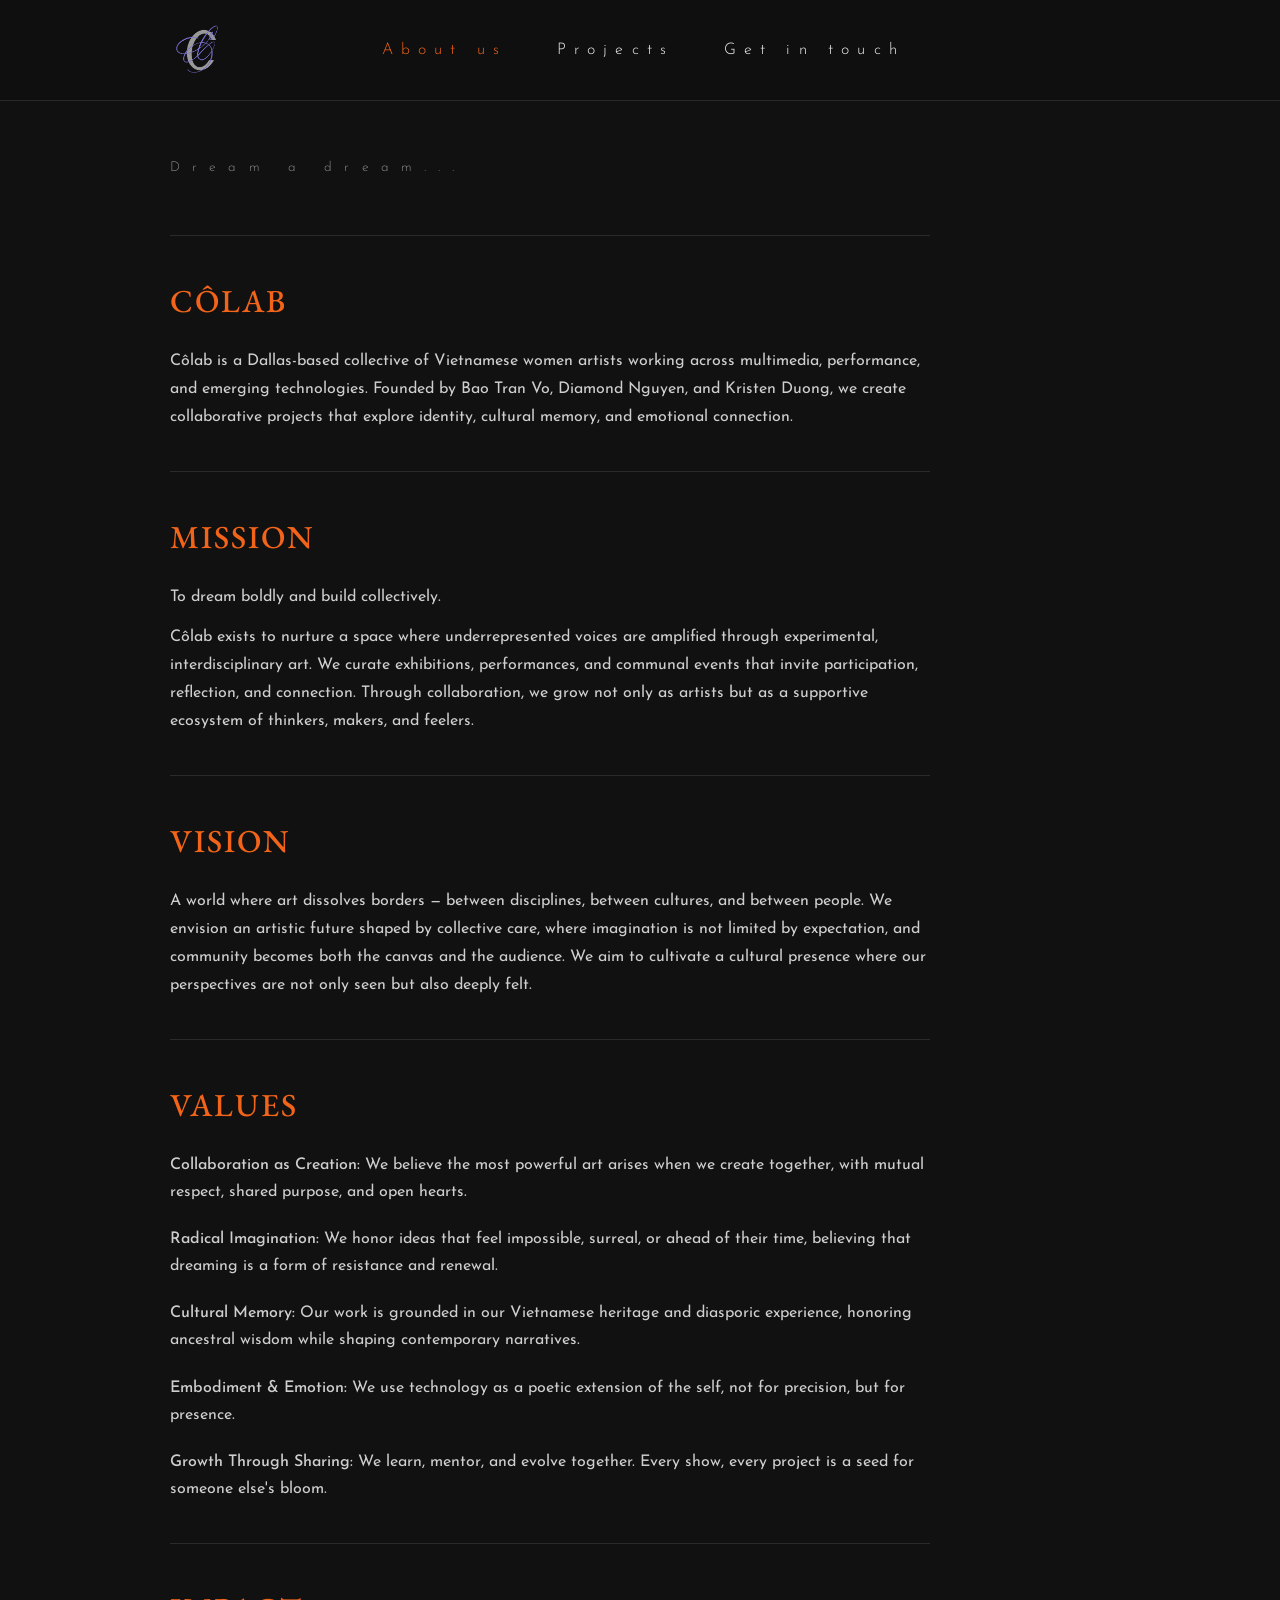
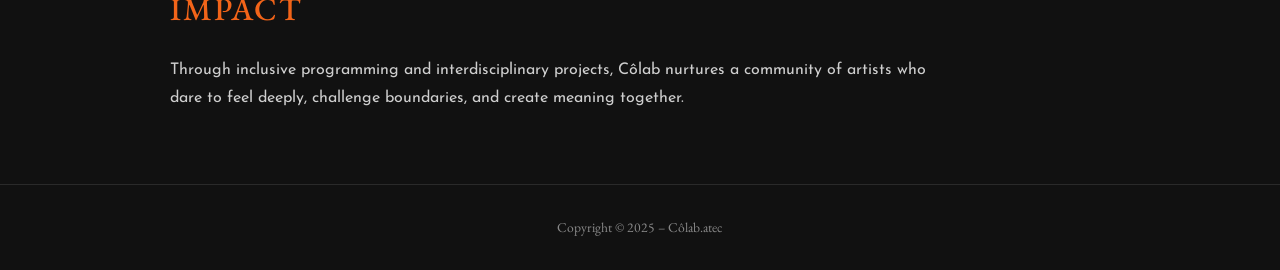
<file: about.html>
<!DOCTYPE html>
<html lang="en">
<head>
  <meta charset="UTF-8" />
  <meta name="viewport" content="width=device-width, initial-scale=1.0" />
  <title>About Us — Côlab.atec</title>
  <link rel="stylesheet" href="style.css" />
  <link href="https://fonts.googleapis.com/css2?family=EB+Garamond:ital,wght@0,400;0,500;1,400&family=Josefin+Sans:wght@300;400&family=Playfair+Display:wght@600;700&display=swap" rel="stylesheet" />
</head>
<body>

  <!-- NAV -->
  <nav class="nav">
    <div class="nav__inner">
      <div class="nav__logo">
        <a href="index.html">
          <img src="assets/logo.png" alt="Côlab.atec logo" class="nav__logo-img" />
        </a>
      </div>
      <ul class="nav__links">
        <li><a href="index.html" class="active">A b o u t &nbsp; u s</a></li>
        <li><a href="projects.html">P r o j e c t s</a></li>
        <li><a href="contact.html">G e t &nbsp; i n &nbsp; t o u c h</a></li>
      </ul>
    </div>
  </nav>

  <!-- MAIN -->
  <main>

    <div class="about-hero">
      <p class="about-hero__tagline">D r e a m &nbsp; a &nbsp; d r e a m . . .</p>
    </div>

    <!-- CÔLAB -->
    <div class="about-section">
      <h2 class="about-section__heading">Côlab</h2>
      <div class="about-section__body">
        <p>Côlab is a Dallas-based collective of Vietnamese women artists working across multimedia, performance, and emerging technologies. Founded by Bao Tran Vo, Diamond Nguyen, and Kristen Duong, we create collaborative projects that explore identity, cultural memory, and emotional connection.</p>
      </div>
    </div>

    <!-- MISSION -->
    <div class="about-section">
      <h2 class="about-section__heading">Mission</h2>
      <div class="about-section__body">
        <p>To dream boldly and build collectively.</p>
        <p>Côlab exists to nurture a space where underrepresented voices are amplified through experimental, interdisciplinary art. We curate exhibitions, performances, and communal events that invite participation, reflection, and connection. Through collaboration, we grow not only as artists but as a supportive ecosystem of thinkers, makers, and feelers.</p>
      </div>
    </div>

    <!-- VISION -->
    <div class="about-section">
      <h2 class="about-section__heading">Vision</h2>
      <div class="about-section__body">
        <p>A world where art dissolves borders — between disciplines, between cultures, and between people. We envision an artistic future shaped by collective care, where imagination is not limited by expectation, and community becomes both the canvas and the audience. We aim to cultivate a cultural presence where our perspectives are not only seen but also deeply felt.</p>
      </div>
    </div>

    <!-- VALUES -->
    <div class="about-section">
      <h2 class="about-section__heading">Values</h2>
      <ul class="values-list">
        <li><strong>Collaboration as Creation:</strong> We believe the most powerful art arises when we create together, with mutual respect, shared purpose, and open hearts.</li>
        <li><strong>Radical Imagination:</strong> We honor ideas that feel impossible, surreal, or ahead of their time, believing that dreaming is a form of resistance and renewal.</li>
        <li><strong>Cultural Memory:</strong> Our work is grounded in our Vietnamese heritage and diasporic experience, honoring ancestral wisdom while shaping contemporary narratives.</li>
        <li><strong>Embodiment &amp; Emotion:</strong> We use technology as a poetic extension of the self, not for precision, but for presence.</li>
        <li><strong>Growth Through Sharing:</strong> We learn, mentor, and evolve together. Every show, every project is a seed for someone else's bloom.</li>
      </ul>
    </div>

    <!-- IMPACT -->
    <div class="about-section">
      <h2 class="about-section__heading">Impact</h2>
      <div class="about-section__body">
        <p>Through inclusive programming and interdisciplinary projects, Côlab nurtures a community of artists who dare to feel deeply, challenge boundaries, and create meaning together.</p>
      </div>
    </div>

  </main>

  <!-- FOOTER -->
  <footer class="footer">
    <p>Copyright &copy; 2025 – Côlab.atec</p>
  </footer>

</body>
</html>
</file>
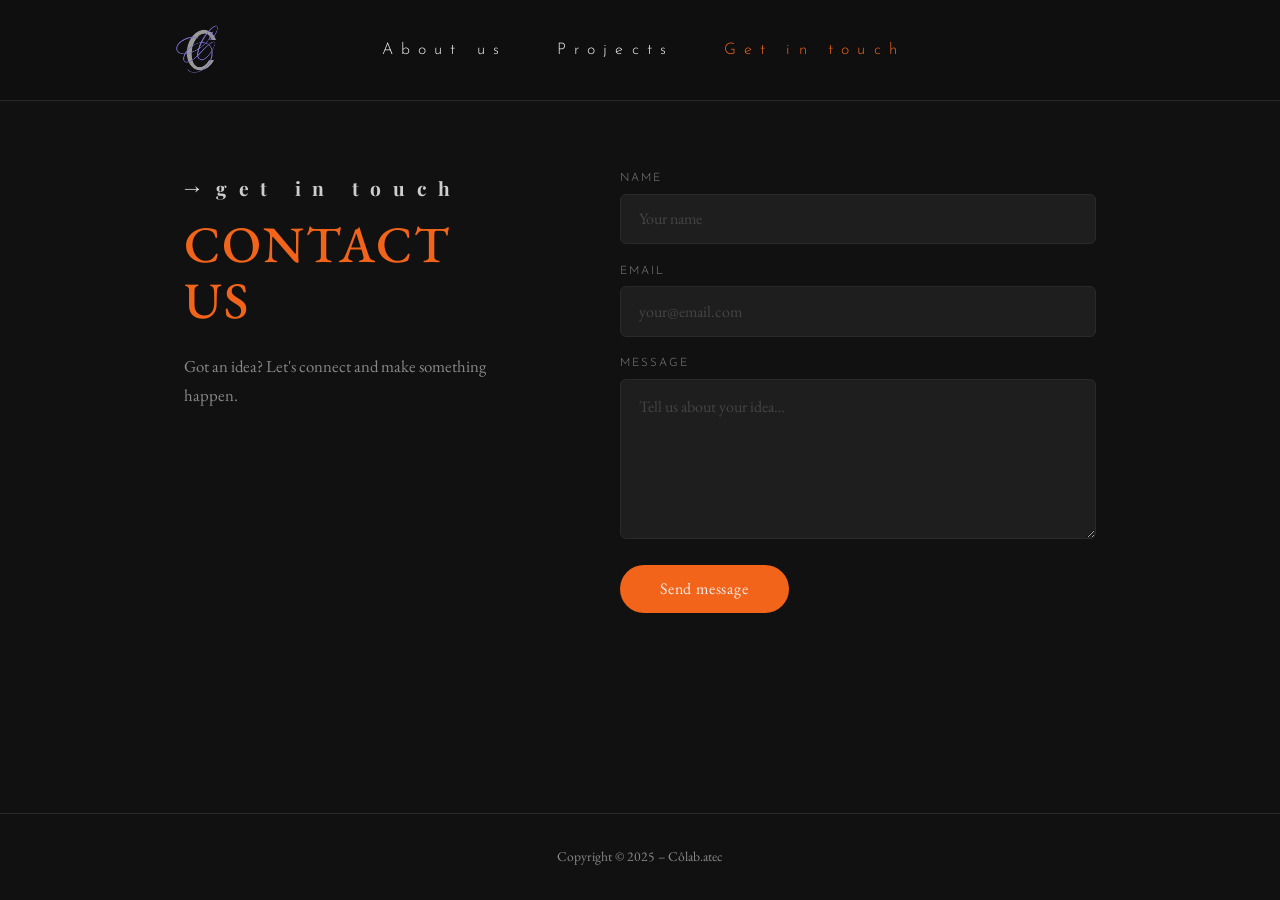
<file: contact.html>
<!DOCTYPE html>
<html lang="en">
<head>
  <meta charset="UTF-8" />
  <meta name="viewport" content="width=device-width, initial-scale=1.0" />
  <title>Côlab.atec — Get in touch</title>
  <link rel="stylesheet" href="style.css" />
  <link href="https://fonts.googleapis.com/css2?family=EB+Garamond:ital,wght@0,400;0,500;1,400&family=Josefin+Sans:wght@300;400&family=Playfair+Display:wght@600;700&display=swap" rel="stylesheet" />
  <style>
    /* ── BODY EXTENSION (contact page needs flex column for sticky footer) */
    body {
      min-height: 100vh;
      display: flex;
      flex-direction: column;
    }

    /* ── MAIN (contact needs flex:1 to push footer down) */
    main {
      flex: 1;
    }

    /* ── ACTIVE NAV LINK */
    .nav__links a.active {
      color: var(--orange);
    }

    /* ── CONTACT SECTION */
    .section--contact {
      padding: 4rem 0 6rem;
      display: grid;
      grid-template-columns: 1fr 1.4fr;
      gap: 6rem;
      align-items: start;
    }

    .contact__left {
      padding-top: 0.5rem;
    }

    .contact__heading {
      font-family: var(--font-body);
      font-size: 3.2rem;
      font-weight: 500;
      color: var(--orange);
      text-transform: uppercase;
      letter-spacing: 0.04em;
      line-height: 1.1;
      margin-bottom: 1.5rem;
    }

    .contact__desc {
      font-family: var(--font-body);
      font-size: 1.05rem;
      color: var(--muted);
      line-height: 1.7;
      max-width: 340px;
    }

    /* ── FORM */
    .contact__form {
      display: flex;
      flex-direction: column;
      gap: 1.1rem;
      padding-top: 0.25rem;
    }

    .form-field {
      display: flex;
      flex-direction: column;
      gap: 0.4rem;
    }

    .form-field label {
      font-family: var(--font-display);
      font-size: 0.72rem;
      font-weight: 300;
      letter-spacing: 0.18em;
      color: var(--muted);
      text-transform: uppercase;
    }

    .form-field input,
    .form-field textarea {
      background-color: #1e1e1e;
      border: 1px solid var(--border);
      border-radius: 6px;
      padding: 0.85rem 1.1rem;
      font-family: var(--font-body);
      font-size: 1rem;
      color: var(--white);
      outline: none;
      width: 100%;
      transition: border-color 0.2s, background-color 0.2s;
      -webkit-appearance: none;
    }

    .form-field input::placeholder,
    .form-field textarea::placeholder {
      color: #444;
    }

    .form-field input:focus,
    .form-field textarea:focus {
      border-color: var(--orange);
      background-color: #1a1a1a;
    }

    .form-field textarea {
      resize: vertical;
      min-height: 160px;
      line-height: 1.6;
    }

    .btn-send {
      display: inline-block;
      background-color: var(--orange);
      color: var(--white);
      font-family: var(--font-body);
      font-size: 1rem;
      letter-spacing: 0.05em;
      padding: 0.85rem 2.5rem;
      border-radius: 999px;
      border: none;
      cursor: pointer;
      transition: background-color 0.2s, transform 0.15s;
      align-self: flex-start;
      margin-top: 0.5rem;
    }

    .btn-send:hover {
      background-color: #d4541a;
      transform: translateY(-1px);
    }

    /* ── SUCCESS MESSAGE */
    .form-success {
      display: none;
      font-family: var(--font-body);
      font-style: italic;
      font-size: 1.1rem;
      color: var(--muted);
      padding: 1rem 0;
    }

    /* ── RESPONSIVE */
    @media (max-width: 768px) {
      .section--contact {
        grid-template-columns: 1fr;
        gap: 2.5rem;
        padding: 3rem 0 4rem;
      }
      .contact__heading { font-size: 2.2rem; }
      .contact__desc { max-width: 100%; }
      .btn-send { align-self: stretch; text-align: center; }
    }
  </style>
</head>
<body>

  <!-- NAV -->
  <nav class="nav">
    <div class="nav__inner">
      <div class="nav__logo">
        <a href="index.html">
          <img src="assets/logo.png" alt="Côlab.atec logo" class="nav__logo-img" />
        </a>
      </div>
      <ul class="nav__links">
        <li><a href="about.html">A b o u t &nbsp; u s</a></li>
        <li><a href="projects.html">P r o j e c t s</a></li>
        <li><a href="contact.html" class="active">G e t &nbsp; i n &nbsp; t o u c h</a></li>
      </ul>
    </div>
  </nav>

  <!-- MAIN -->
  <main>
    <section class="section--contact">

      <!-- LEFT -->
      <div class="contact__left">
        <div class="section__label">
          <span class="arrow">→</span>
          <span class="label-text">g e t &nbsp; i n &nbsp; t o u c h</span>
        </div>
        <h1 class="contact__heading">Contact<br>Us</h1>
        <p class="contact__desc">Got an idea? Let's connect and make something happen.</p>
      </div>

      <!-- RIGHT -->
      <div class="contact__right">
        <form class="contact__form" id="contactForm">
          <div class="form-field">
            <label for="name">Name</label>
            <input type="text" id="name" name="name" placeholder="Your name" required />
          </div>
          <div class="form-field">
            <label for="email">Email</label>
            <input type="email" id="email" name="email" placeholder="your@email.com" required />
          </div>
          <div class="form-field">
            <label for="message">Message</label>
            <textarea id="message" name="message" placeholder="Tell us about your idea…" required></textarea>
          </div>
          <button type="submit" class="btn-send">Send message</button>
        </form>
        <p class="form-success" id="formSuccess">Thank you — we'll be in touch soon.</p>
      </div>

    </section>
  </main>

  <footer class="footer">
    <p>Copyright &copy; 2025 – Côlab.atec</p>
  </footer>

  <script>
    document.getElementById('contactForm').addEventListener('submit', async function(e) {
      e.preventDefault();
      const form = this;
      const data = new FormData(form);

      try {
        const response = await fetch('https://formspree.io/f/mnjbokna', {
          method: 'POST',
          body: data,
          headers: { 'Accept': 'application/json' }
        });

        if (response.ok) {
          form.style.display = 'none';
          document.getElementById('formSuccess').style.display = 'block';
        } else {
          alert('Something went wrong. Please try again.');
        }
      } catch (error) {
        alert('Something went wrong. Please try again.');
      }
    });
  </script>

</body>
</html>
</file>
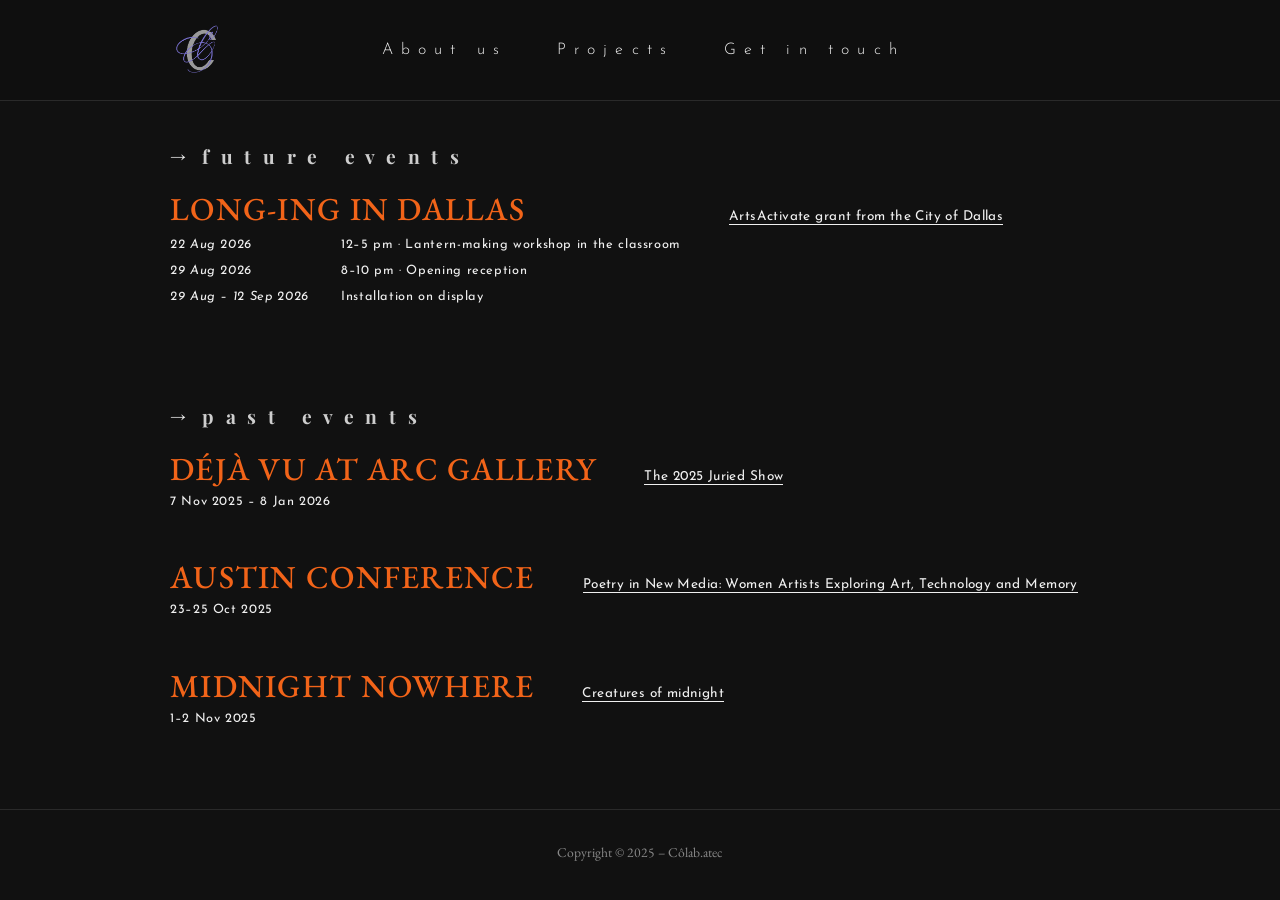
<file: index_1.html>
<!DOCTYPE html>
<html lang="en">
<head>
  <meta charset="UTF-8" />
  <meta name="viewport" content="width=device-width, initial-scale=1.0" />
  <title>Côlab.atec</title>
  <link rel="stylesheet" href="style.css" />
  <link href="https://fonts.googleapis.com/css2?family=EB+Garamond:ital,wght@0,400;0,500;1,400&family=Josefin+Sans:wght@300;400&family=Playfair+Display:wght@600;700&display=swap" rel="stylesheet" />
</head>
<body>

  <!-- NAV -->
  <nav class="nav">
    <div class="nav__inner">
      <div class="nav__logo">
        <a href="index.html">
          <img src="assets/logo.png" alt="Côlab.atec logo" class="nav__logo-img" />
        </a>
      </div>
      <ul class="nav__links">
        <li><a href="about.html">A b o u t &nbsp; u s</a></li>
        <li><a href="projects.html">P r o j e c t s</a></li>
        <li><a href="contact.html">G e t &nbsp; i n &nbsp; t o u c h</a></li>
      </ul>
    </div>
  </nav>

  <!-- MAIN -->
  <main>

    <!-- FUTURE EVENTS -->
    <section class="section section--future">
      <div class="section__label">
        <span class="arrow">→</span>
        <span class="label-text">f u t u r e &nbsp; e v e n t s</span>
      </div>
      <div class="event-row">
        <div class="event-row__left">
          <h3 class="event-title">Long-ing in Dallas</h3>
          <ul class="event-schedule">
            <li><span class="event-schedule__date">22 Aug 2026</span> <span class="event-schedule__desc">12–5 pm · Lantern-making workshop in the classroom</span></li>
            <li><span class="event-schedule__date">29 Aug 2026</span> <span class="event-schedule__desc">8–10 pm · Opening reception</span></li>
            <li><span class="event-schedule__date">29 Aug – 12 Sep 2026</span> <span class="event-schedule__desc">Installation on display</span></li>
          </ul>
        </div>
        <div class="event-row__right">
          <a href="https://dallasculture.org/cultural-funding-programs/artsactivate/" class="event-link">ArtsActivate grant from the City of Dallas</a>
        </div>
      </div>
    </section>

    <hr class="divider" />

    <!-- PAST EVENTS -->
    <section class="section section--past">
      <div class="section__label">
        <span class="arrow">→</span>
        <span class="label-text">p a s t &nbsp; e v e n t s</span>
      </div>

      <div class="event-row">
        <div class="event-row__left">
          <h3 class="event-title">Déjà Vu at Arc Gallery</h3>
          <p class="event-date">7 Nov 2025 – 8 Jan 2026</p>
        </div>
        <div class="event-row__right">
          <a href="projects.html" class="event-link">The 2025 Juried Show</a>
        </div>
      </div>

      <div class="event-row event-row--spaced">
        <div class="event-row__left">
          <h3 class="event-title">Austin Conference</h3>
          <p class="event-date">23–25 Oct 2025</p>
        </div>
        <div class="event-row__right">
          <a href="https://www.tasart.org/upcoming-conference" class="event-link">Poetry in New Media: Women Artists Exploring Art, Technology and Memory</a>
        </div>
      </div>

      <div class="event-row event-row--spaced">
        <div class="event-row__left">
          <h3 class="event-title">Midnight Nowhere</h3>
          <p class="event-date">1–2 Nov 2025</p>
        </div>
        <div class="event-row__right">
          <a href="https://ra.co/events/2238678" class="event-link">Creatures of midnight</a>
        </div>
      </div>
    </section>

  </main>

  <!-- FOOTER -->
  <footer class="footer">
    <p>Copyright &copy; 2025 – Côlab.atec</p>
  </footer>

</body>
</html>
</file>
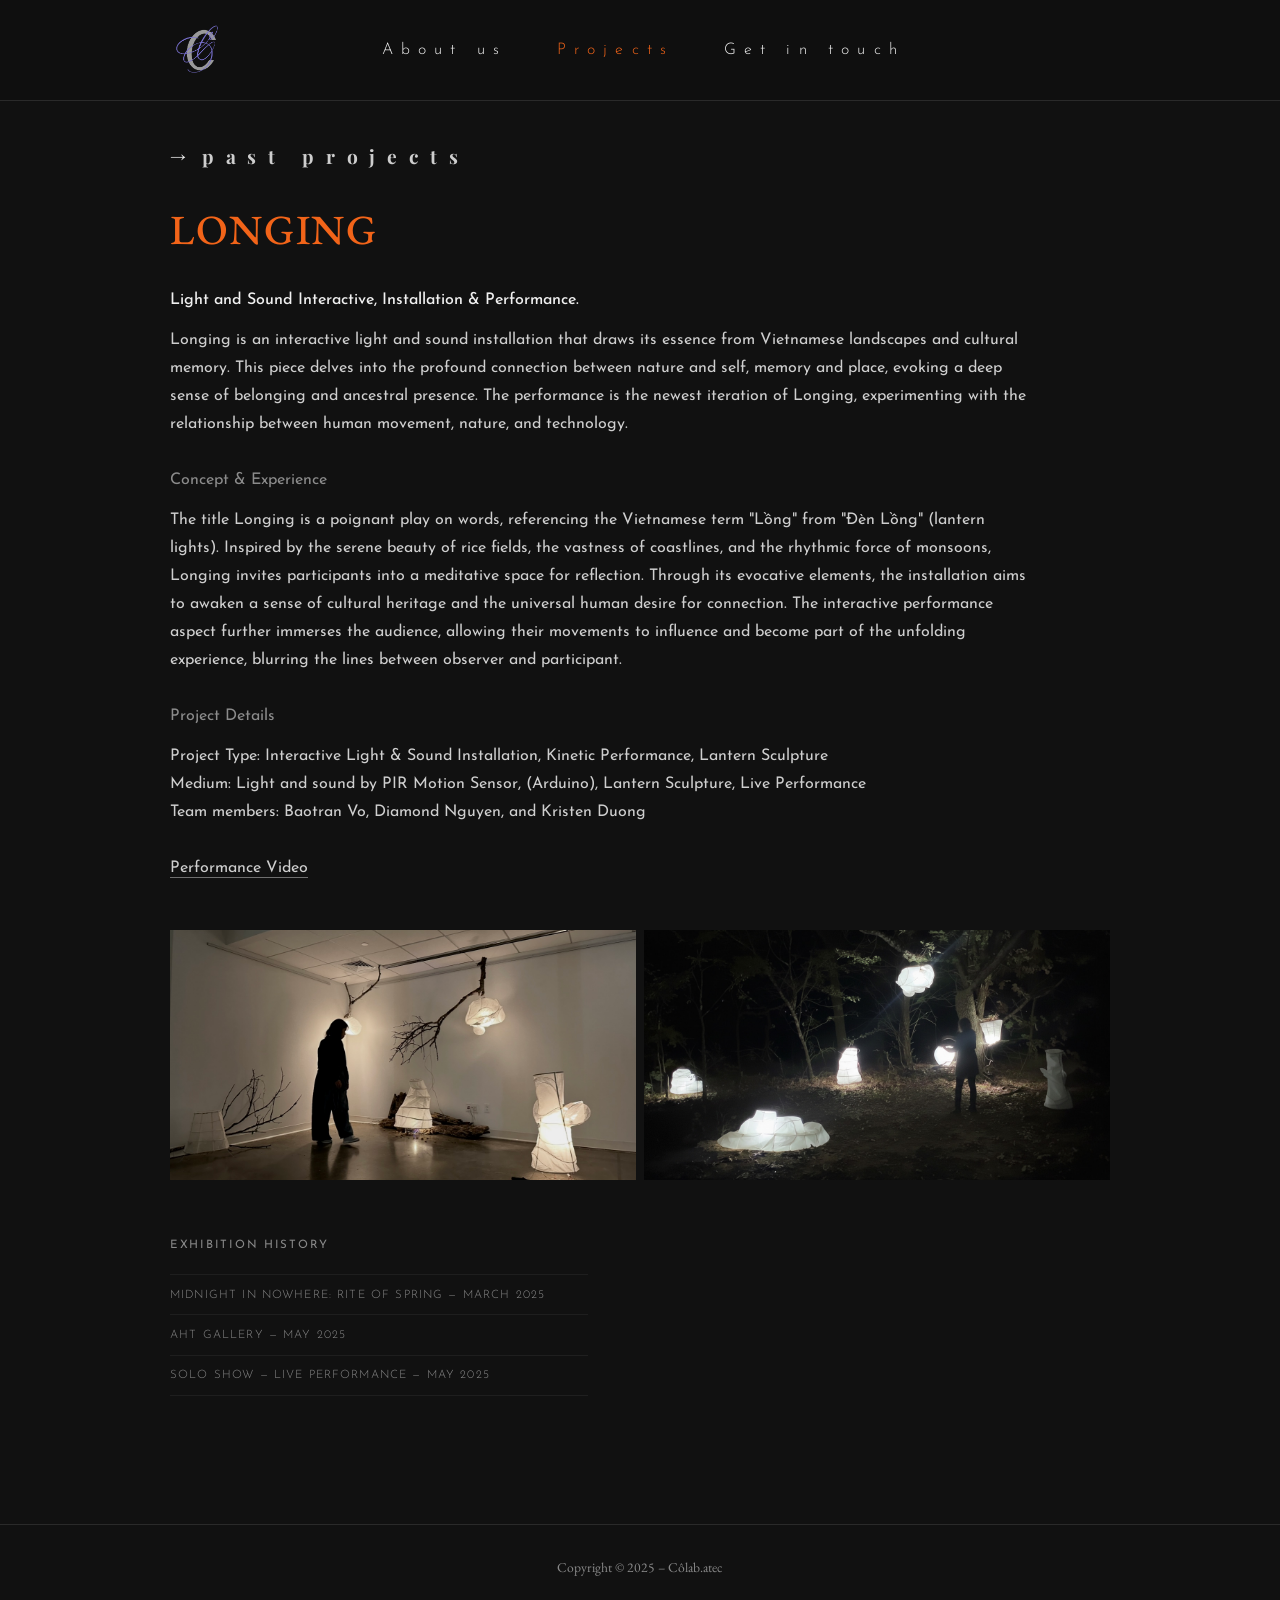
<file: projects.html>
<!DOCTYPE html>
<html lang="en">
<head>
  <meta charset="UTF-8" />
  <meta name="viewport" content="width=device-width, initial-scale=1.0" />
  <title>Longing — Côlab.atec</title>
  <link rel="stylesheet" href="style.css" />
  <link href="https://fonts.googleapis.com/css2?family=EB+Garamond:ital,wght@0,400;0,500;1,400&family=Josefin+Sans:wght@300;400&family=Playfair+Display:wght@600;700&display=swap" rel="stylesheet" />
</head>
<body class="page--project">

  <!-- NAV -->
  <nav class="nav">
    <div class="nav__inner">
      <div class="nav__logo">
        <a href="index.html">
          <img src="assets/logo.png" alt="Côlab.atec logo" class="nav__logo-img" />
        </a>
      </div>
      <ul class="nav__links">
        <li><a href="about.html">A b o u t &nbsp; u s</a></li>
        <li><a href="projects.html" class="active">P r o j e c t s</a></li>
        <li><a href="contact.html">G e t &nbsp; i n &nbsp; t o u c h</a></li>
      </ul>
    </div>
  </nav>

  <main>

    <!-- Section label — reuses .section__label + modifier for page padding -->
    <div class="section__label section__label--page">
      <span class="arrow">→</span>
      <span class="label-text">p a s t &nbsp; p r o j e c t s</span>
    </div>

    <!-- Title — reuses .section__title -->
    <h1 class="section__title">Longing</h1>

    <!-- Intro -->
    <div class="text-block">
      <p class="lead">Light and Sound Interactive, Installation &amp; Performance.</p>
      <p>Longing is an interactive light and sound installation that draws its essence from Vietnamese landscapes and cultural memory. This piece delves into the profound connection between nature and self, memory and place, evoking a deep sense of belonging and ancestral presence. The performance is the newest iteration of Longing, experimenting with the relationship between human movement, nature, and technology.</p>
    </div>

    <!-- Concept & Experience -->
    <div class="text-block">
      <p class="block-heading">Concept &amp; Experience</p>
      <p>The title Longing is a poignant play on words, referencing the Vietnamese term "Lồng" from "Đèn Lồng" (lantern lights). Inspired by the serene beauty of rice fields, the vastness of coastlines, and the rhythmic force of monsoons, Longing invites participants into a meditative space for reflection. Through its evocative elements, the installation aims to awaken a sense of cultural heritage and the universal human desire for connection. The interactive performance aspect further immerses the audience, allowing their movements to influence and become part of the unfolding experience, blurring the lines between observer and participant.</p>
    </div>

    <!-- Project Details -->
    <div class="text-block">
      <p class="block-heading">Project Details</p>
      <p>Project Type: Interactive Light &amp; Sound Installation, Kinetic Performance, Lantern Sculpture<br />
      Medium: Light and sound by PIR Motion Sensor, (Arduino), Lantern Sculpture, Live Performance<br />
      Team members: Baotran Vo, Diamond Nguyen, and Kristen Duong</p>
    </div>

    <!-- Video link -->
    <div class="video-link-wrap">
      <a href="https://youtu.be/kK5iaDE8iWw?si=Hcck1peHulUTeFwv" class="video-link">Performance Video</a>
    </div>

    <!-- Two performance photos side by side -->
    <div class="images-top">
      <img src="assets/Longing1.jpg" alt="Longing — performers with white fabric, outdoor" />
      <img src="assets/Longing2.jpg" alt="Longing — night performance with lantern glow" />
    </div>

    <!-- Exhibition history (left) + gallery photo (right) -->
    <div class="images-bottom">
      <div class="exhibition-history">
        <p class="history-heading">Exhibition History</p>
        <ul class="history-list">
          <li>Midnight in Nowhere: Rite of Spring — March 2025</li>
          <li>AHT Gallery — May 2025</li>
          <li>Solo Show — Live Performance — May 2025</li>
        </ul>
      </div>
    </div>

  </main>

  <footer class="footer">
    <p>Copyright &copy; 2025 – Côlab.atec</p>
  </footer>

</body>
</html>
</file>
<file: style.css>
/* ============================================
   CÔLAB.ATEC — Main Stylesheet
   ============================================ */

:root {
  --bg:          #111111;
  --bg-nav:      #0f0f0f;
  --orange:      #f26419;
  --orange-hover:#d4541000;
  --white:       #f0f0f0;
  --muted:       #888888;
  --border:      #2a2a2a;

  --font-display: 'Josefin Sans', sans-serif;
  --font-body:    'EB Garamond', serif;
  --font-label:   'Playfair Display', serif;
}

/* ── RESET ─────────────────────────────── */
*, *::before, *::after {
  box-sizing: border-box;
  margin: 0;
  padding: 0;
}

html {
  scroll-behavior: smooth;
}

body {
  background-color: var(--bg);
  color: var(--white);
  font-family: var(--font-body);
  font-size: 1rem;
  line-height: 1.6;
  -webkit-font-smoothing: antialiased;
}

a {
  color: inherit;
  text-decoration: none;
}

img {
  display: block;
  max-width: 100%;
}

/* ── NAV ────────────────────────────────── */
.nav {
  background-color: var(--bg-nav);
  position: sticky;
  top: 0;
  z-index: 100;
  border-bottom: 1px solid var(--border);
}

.nav__inner {
  max-width: 1100px;
  margin: 0 auto;
  padding: 1.25rem 5rem;
  display: grid;
  grid-template-columns: 1fr auto 1fr;
  align-items: center;
}

.nav__logo-img {
  height: 60px;
  width: auto;
}

.nav__logo-text {
  font-family: 'EB Garamond', serif;
  font-style: italic;
  font-size: 2.2rem;
  color: var(--white);
  line-height: 1;
  opacity: 0.85;
}

.nav__links {
  list-style: none;
  display: flex;
  gap: 3.5rem;
  justify-content: center;
}

.nav__links a {
  font-family: var(--font-display);
  font-size: 1rem;
  font-weight: 300;
  letter-spacing: 0.1em;
  color: var(--white);
  transition: color 0.2s;
}

.nav__links a:hover,
.nav__links a.active {
  color: var(--orange);
}

/* ── LAYOUT ─────────────────────────────── */
main {
  max-width: 1100px;
  margin: 0 auto;
  padding: 0 5rem;
}

.section {
  padding: 2.5rem 0;
}

.divider {
  display: none;
}

/* ── SECTION LABEL ──────────────────────── */
.section__label {
  display: flex;
  align-items: center;
  gap: 1rem;
  margin-bottom: 0.75rem;
}

.arrow {
  color: var(--white);
  font-size: 1rem;
}

.label-text {
  font-family: var(--font-label);
  font-size: 1.2rem;
  font-weight: 700;
  letter-spacing: 0.2em;
  color: #cecece;
  text-transform: lowercase;
}

/* ── SECTION TITLE ──────────────────────── */
.section__title {
  font-family: var(--font-body);
  font-size: 2.6rem;
  font-weight: 500;
  color: var(--orange);
  text-transform: uppercase;
  letter-spacing: 0.04em;
  margin-bottom: 1.5rem;
}

/* ── FEATURE BANNER ─────────────────────── */
.feature-banner {
  position: relative;
  width: 100%;
  border-radius: 4px;
  overflow: hidden;
}

.feature-banner__img {
  width: 100%;
  height: 200px;
  object-fit: cover;
  display: block;
  background-color: #1a2e6e;
}

.feature-banner__overlay {
  position: absolute;
  bottom: 1.5rem;
  right: 1.5rem;
  display: flex;
  flex-direction: column;
  align-items: flex-end;
  gap: 0.75rem;
}

.feature-banner__sub {
  font-family: var(--font-body);
  font-size: 0.85rem;
  letter-spacing: 0.1em;
  color: var(--white);
  text-transform: uppercase;
}

/* ── ORANGE BUTTON ──────────────────────── */
.btn-orange {
  display: inline-block;
  background-color: var(--orange);
  color: var(--white);
  font-family: var(--font-body);
  font-size: 0.9rem;
  padding: 0.55rem 1.5rem;
  border-radius: 999px;
  transition: background-color 0.2s, transform 0.15s;
  cursor: pointer;
}

.btn-orange:hover {
  background-color: #d4541a;
  transform: translateY(-1px);
}

/* ── EVENT ROWS ─────────────────────────── */
.event-row {
  display: flex;
  align-items: baseline;
  gap: 3rem;
  padding: 0.5rem 0;
}

.event-row--spaced {
  margin-top: 2rem;
}

.event-row__left {
  min-width: 260px;
}

.event-title {
  font-family: var(--font-body);
  font-size: 2rem;
  font-weight: 500;
  font-style: normal;
  color: var(--orange);
  text-transform: uppercase;
  letter-spacing: 0.04em;
  line-height: 1.1;
}

.event-date {
  font-family: var(--font-display);
  font-size: 0.8rem;
  font-weight: 400;
  letter-spacing: 0.05em;
  color: var(--white);
  margin-top: 0.3rem;
}

.event-row__right {
  flex: 1;
}

.event-link {
  font-family: var(--font-display);
  font-size: 0.85rem;
  font-weight: 400;
  letter-spacing: 0.03em;
  color: var(--white);
  border-bottom: 1px solid var(--white);
  padding-bottom: 1px;
  transition: color 0.2s, border-color 0.2s;
}

.event-link:hover {
  color: var(--orange);
  border-color: var(--orange);
}

/* ── EVENT SCHEDULE LIST ────────────────── */
.event-schedule {
  list-style: none;
  padding: 0;
  margin: 0.5rem 0 0 0;
}

.event-schedule li {
  display: flex;
  gap: 1rem;
  margin-bottom: 0.35rem;
  font-family: var(--font-display);
  font-size: 0.8rem;
  font-weight: 400;
  letter-spacing: 0.05em;
  line-height: 1.6;
  color: var(--white);
}

.event-schedule__date {
  white-space: nowrap;
  font-style: italic;
  min-width: 155px;
}

.event-schedule__desc {
  flex: 1;
}

/* ── EVENT CARDS ────────────────────────── */
.event-cards {
  display: grid;
  grid-template-columns: 1fr 1fr;
  gap: 4rem;
  margin-top: 2rem;
}

.event-card__img {
  width: 100%;
  max-width: 360px;
  height: auto;
  display: block;
  margin-bottom: 1.25rem;
}

.event-card__title {
  font-family: var(--font-display);
  font-size: 1rem;
  font-weight: 400;
  color: var(--white);
  margin-bottom: 0.75rem;
}

.event-card__details {
  display: grid;
  grid-template-columns: auto 1fr;
  gap: 0.25rem 2rem;
  align-items: start;
}

.event-card__col p {
  font-family: var(--font-display);
  font-size: 0.8rem;
  font-weight: 300;
  color: var(--white);
  opacity: 0.85;
  line-height: 1.7;
}

.event-card__link {
  color: var(--white);
  border-bottom: 1px solid var(--white);
  padding-bottom: 1px;
  transition: color 0.2s, border-color 0.2s;
}

.event-card__link:hover {
  color: var(--orange);
  border-color: var(--orange);
}

/* ── FOOTER ─────────────────────────────── */
.footer {
  text-align: center;
  padding: 2rem;
  font-family: var(--font-body);
  font-size: 0.85rem;
  color: var(--muted);
  border-top: 1px solid var(--border);
  margin-top: 2rem;
}

/* ── ABOUT PAGE ─────────────────────────── */
.about-hero {
  padding: 3.5rem 0 1rem;
}

.about-hero__tagline {
  font-family: var(--font-display);
  font-size: 0.85rem;
  font-weight: 300;
  letter-spacing: 0.3em;
  color: var(--muted);
  margin-bottom: 2.5rem;
}

.about-section {
  padding: 2.5rem 0;
  border-top: 1px solid var(--border);
  max-width: 760px;
}

.about-section:first-of-type {
  border-top: none;
  padding-top: 0;
}

.about-section__heading {
  font-family: var(--font-body);
  font-size: 2rem;
  font-weight: 500;
  color: var(--orange);
  text-transform: uppercase;
  letter-spacing: 0.06em;
  margin-bottom: 1.25rem;
}

.about-section__body {
  font-family: var(--font-display);
  font-size: 1rem;
  line-height: 1.75;
  color: var(--white);
  opacity: 0.85;
}

.about-section__body p + p {
  margin-top: 0.75rem;
}

.values-list {
  list-style: none;
  display: flex;
  flex-direction: column;
  gap: 1.25rem;
}

.values-list li {
  font-family: var(--font-display);
  font-size: 1rem;
  line-height: 1.7;
  color: var(--white);
  opacity: 0.85;
}

.values-list li strong {
  color: var(--white);
  font-weight: 500;
}

/* ── RESPONSIVE ─────────────────────────── */
@media (max-width: 768px) {
  .nav__inner {
    padding: 1rem 1.5rem;
    grid-template-columns: 1fr;
    gap: 1rem;
  }

  .nav__links {
    gap: 1.5rem;
    flex-wrap: wrap;
    justify-content: flex-start;
  }

  main {
    padding: 0 1.5rem;
  }

  .section__title {
    font-size: 1.8rem;
  }

  .event-row {
    flex-direction: column;
    gap: 0.5rem;
  }

  .event-row__left {
    min-width: unset;
  }

  .event-schedule li {
    flex-direction: column;
    gap: 0.15rem;
  }

  .event-schedule__date {
    min-width: unset;
  }

  .feature-banner__img {
    height: 200px;
  }

  .about-section__heading {
    font-size: 1.6rem;
  }

  .event-cards {
    grid-template-columns: 1fr;
    gap: 2.5rem;
  }

  .event-card__img {
    max-width: 100%;
  }
}

/* ── PROJECTS PAGE ──────────────────────── */

/* Override main bottom padding for project pages */
.page--project main {
  padding-bottom: 6rem;
}

/* Section label variant (same look, block-level padding) */
.section__label--page {
  padding: 2.5rem 0 1.5rem;
  margin-bottom: 0;
}

/* Text blocks */
.text-block {
  max-width: 860px;
  margin-bottom: 1.75rem;
}

.text-block p {
  font-family: var(--font-display);
  font-size: 1rem;
  line-height: 1.75;
  color: var(--white);
  opacity: 0.85;
}

.text-block p + p {
  margin-top: 0.75em;
}

.text-block p.lead {
  font-weight: 500;
  opacity: 1;
}

.text-block .block-heading {
  font-family: var(--font-display);
  font-size: 1rem;
  font-weight: 400;
  color: var(--white);
  opacity: 0.55;
  margin-bottom: 0.5rem;
}

/* Video link */
.video-link-wrap {
  margin: 0.25rem 0 3rem;
}

.video-link {
  font-family: var(--font-display);
  font-size: 1rem;
  color: var(--white);
  opacity: 0.85;
  border-bottom: 1px solid rgba(240, 240, 240, 0.5);
  padding-bottom: 1px;
  transition: color 0.2s, border-color 0.2s;
}

.video-link:hover {
  color: var(--orange);
  border-color: var(--orange);
  opacity: 1;
}

/* Image grids */
.images-top {
  display: grid;
  grid-template-columns: 1fr 1fr;
  gap: 0.5rem;
  margin-bottom: 0.5rem;
}

.images-top img {
  width: 100%;
  height: 250px;
  object-fit: cover;
}

.images-bottom {
  display: grid;
  grid-template-columns: 1fr 1fr;
  gap: 0.5rem;
  align-items: end;
}

/* Exhibition history */
.exhibition-history {
  padding: 3rem 3rem 0 0;
  display: flex;
  flex-direction: column;
  justify-content: flex-end;
}

.history-heading {
  font-family: var(--font-display);
  font-size: 0.72rem;
  font-weight: 400;
  letter-spacing: 0.15em;
  text-transform: uppercase;
  color: var(--muted);
  margin-bottom: 1.25rem;
}

.history-list {
  list-style: none;
}

.history-list li {
  font-family: var(--font-display);
  font-size: 0.72rem;
  font-weight: 300;
  letter-spacing: 0.1em;
  text-transform: uppercase;
  color: var(--white);
  opacity: 0.55;
  padding: 0.65rem 0;
  border-bottom: 1px solid var(--border);
}

.history-list li:first-child {
  border-top: 1px solid var(--border);
}

/* Gallery image */
.gallery-img {
  width: 100%;
  height: 500px;
  object-fit: cover;
  display: block;
}

/* Responsive — projects page */
@media (max-width: 768px) {
  .images-top {
    grid-template-columns: 1fr;
  }

  .images-top img {
    height: 240px;
  }

  .images-bottom {
    grid-template-columns: 1fr;
  }

  .gallery-img {
    height: 300px;
    order: -1;
  }

  .exhibition-history {
    padding: 1.5rem 0 0;
  }
}
</file>
